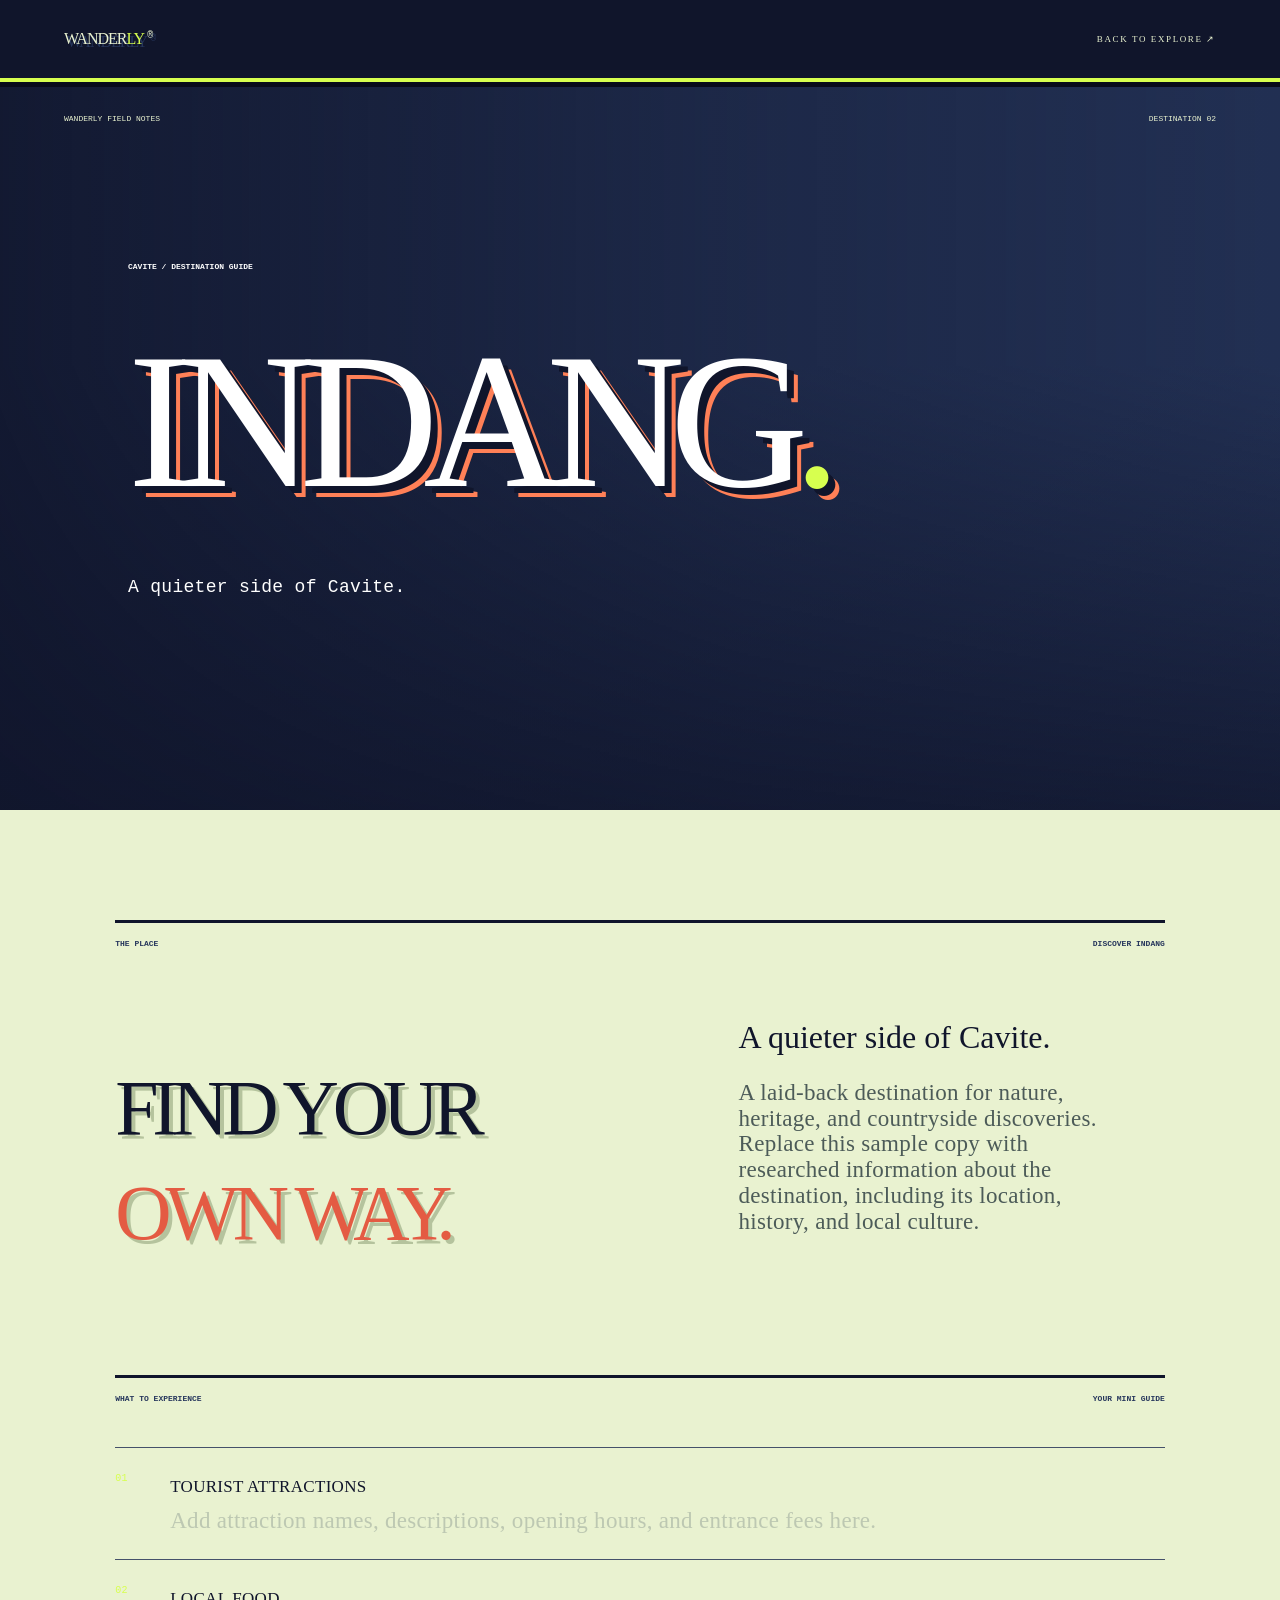
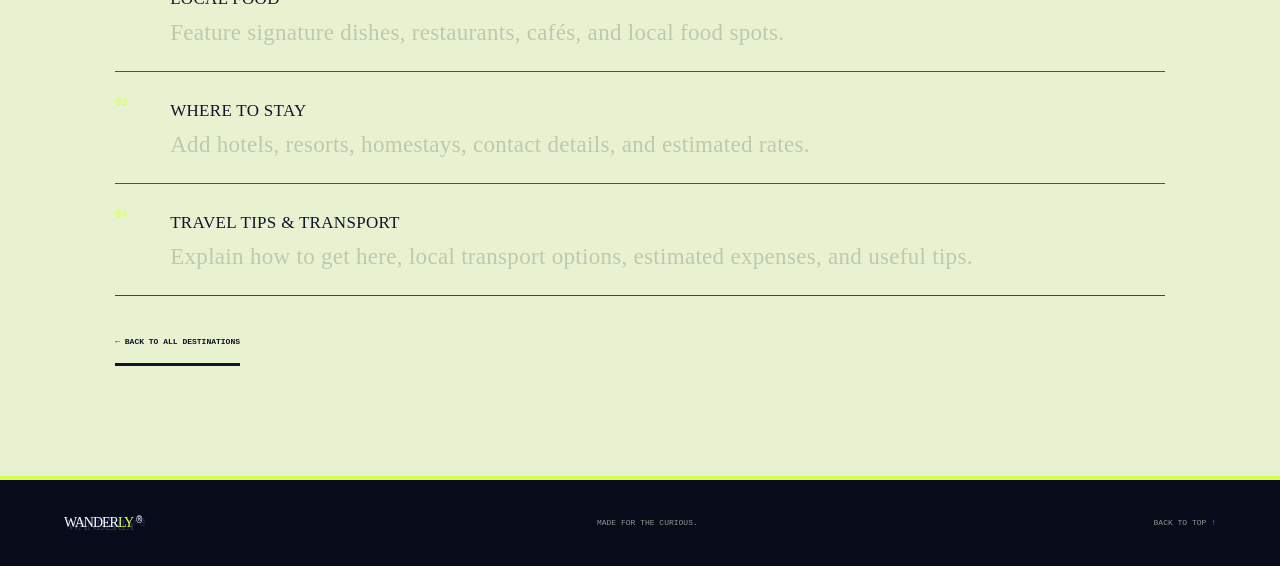
<file: destinations/indang.html>
<!DOCTYPE html><html lang="en"><head><meta charset="UTF-8"><meta name="viewport" content="width=device-width, initial-scale=1.0"><title>Indang — WANDERLY</title><link rel="preconnect" href="https://fonts.googleapis.com"><link href="https://fonts.googleapis.com/css2?family=DM+Sans:wght@400;600;700&family=Barlow+Condensed:wght@700;800;900&family=Space+Grotesk:wght@500;700&display=swap" rel="stylesheet"><link rel="stylesheet" href="../style.css"></head><body class="destination-page"><header class="nav"><a class="brand" href="../index.html">WANDER<span>LY</span><sup>®</sup></a><nav style="display:flex"><a href="../index.html#discover">BACK TO EXPLORE ↗</a></nav></header><section class="hero" style="height:90vh;min-height:650px"><div class="hero-bg" style="background-image:url('https://images.unsplash.com/photo-1441974231531-c6227db76b6e?auto=format&fit=crop&w=1800&q=90')"></div><div class="hero-shade"></div><div class="hero-content"><p class="eyebrow">CAVITE / DESTINATION GUIDE</p><h1 class="hero-title" style="font-size:clamp(90px,15vw,210px)">INDANG<span class="period">.</span></h1><p style="font-size:18px">A quieter side of Cavite.</p></div><div class="hero-top"><span>WANDERLY FIELD NOTES</span><span>DESTINATION 02</span></div></section><section class="section-pad"><div class="section-kicker"><span>THE PLACE</span><span>DISCOVER INDANG</span></div><div class="intro-grid"><h2 class="display">FIND YOUR<br><span>OWN WAY.</span></h2><div class="intro-copy"><p class="big-copy">A quieter side of Cavite.</p><p>A laid-back destination for nature, heritage, and countryside discoveries. Replace this sample copy with researched information about the destination, including its location, history, and local culture.</p></div></div></section><section class="gallery section-pad" style="padding-top:0"><div class="section-kicker"><span>WHAT TO EXPERIENCE</span><span>YOUR MINI GUIDE</span></div><div class="experience-list" style="margin-top:40px"><article><span>01</span><div><h3>TOURIST ATTRACTIONS</h3><p>Add attraction names, descriptions, opening hours, and entrance fees here.</p></div></article><article><span>02</span><div><h3>LOCAL FOOD</h3><p>Feature signature dishes, restaurants, cafés, and local food spots.</p></div></article><article><span>03</span><div><h3>WHERE TO STAY</h3><p>Add hotels, resorts, homestays, contact details, and estimated rates.</p></div></article><article><span>04</span><div><h3>TRAVEL TIPS & TRANSPORT</h3><p>Explain how to get here, local transport options, estimated expenses, and useful tips.</p></div></article></div><a class="text-link" href="../index.html#places">← BACK TO ALL DESTINATIONS</a></section><footer><a class="brand" href="../index.html">WANDER<span>LY</span><sup>®</sup></a><span>MADE FOR THE CURIOUS.</span><a href="#">BACK TO TOP ↑</a></footer></body></html>
</file>
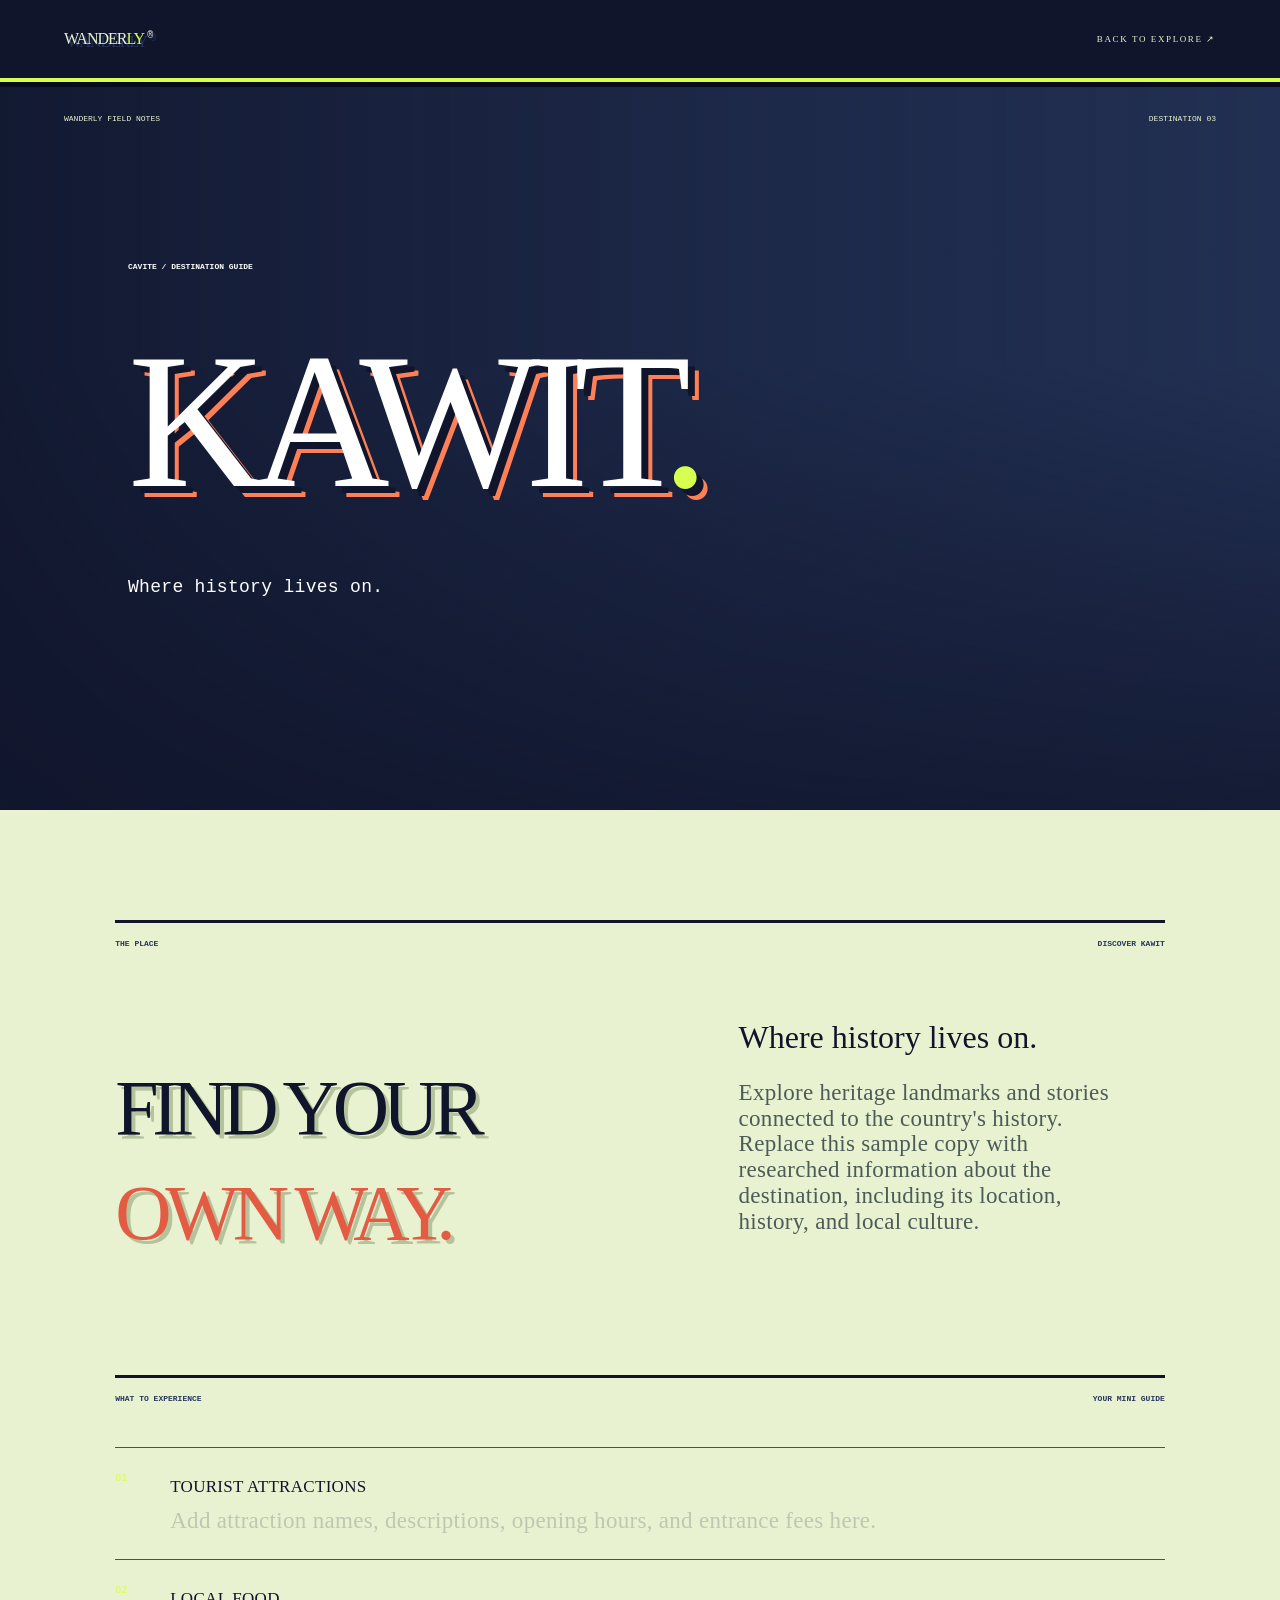
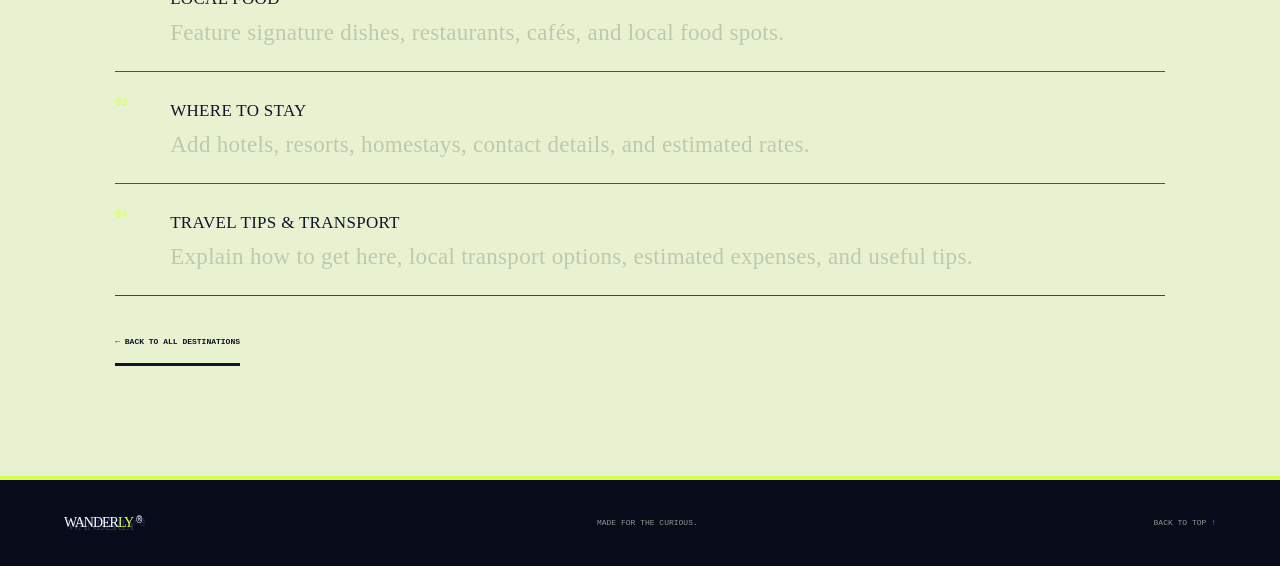
<file: destinations/kawit.html>
<!DOCTYPE html><html lang="en"><head><meta charset="UTF-8"><meta name="viewport" content="width=device-width, initial-scale=1.0"><title>Kawit — WANDERLY</title><link rel="preconnect" href="https://fonts.googleapis.com"><link href="https://fonts.googleapis.com/css2?family=DM+Sans:wght@400;600;700&family=Barlow+Condensed:wght@700;800;900&family=Space+Grotesk:wght@500;700&display=swap" rel="stylesheet"><link rel="stylesheet" href="../style.css"></head><body class="destination-page"><header class="nav"><a class="brand" href="../index.html">WANDER<span>LY</span><sup>®</sup></a><nav style="display:flex"><a href="../index.html#discover">BACK TO EXPLORE ↗</a></nav></header><section class="hero" style="height:90vh;min-height:650px"><div class="hero-bg" style="background-image:url('https://images.unsplash.com/photo-1518005020951-eccb494ad742?auto=format&fit=crop&w=1800&q=90')"></div><div class="hero-shade"></div><div class="hero-content"><p class="eyebrow">CAVITE / DESTINATION GUIDE</p><h1 class="hero-title" style="font-size:clamp(90px,15vw,210px)">KAWIT<span class="period">.</span></h1><p style="font-size:18px">Where history lives on.</p></div><div class="hero-top"><span>WANDERLY FIELD NOTES</span><span>DESTINATION 03</span></div></section><section class="section-pad"><div class="section-kicker"><span>THE PLACE</span><span>DISCOVER KAWIT</span></div><div class="intro-grid"><h2 class="display">FIND YOUR<br><span>OWN WAY.</span></h2><div class="intro-copy"><p class="big-copy">Where history lives on.</p><p>Explore heritage landmarks and stories connected to the country's history. Replace this sample copy with researched information about the destination, including its location, history, and local culture.</p></div></div></section><section class="gallery section-pad" style="padding-top:0"><div class="section-kicker"><span>WHAT TO EXPERIENCE</span><span>YOUR MINI GUIDE</span></div><div class="experience-list" style="margin-top:40px"><article><span>01</span><div><h3>TOURIST ATTRACTIONS</h3><p>Add attraction names, descriptions, opening hours, and entrance fees here.</p></div></article><article><span>02</span><div><h3>LOCAL FOOD</h3><p>Feature signature dishes, restaurants, cafés, and local food spots.</p></div></article><article><span>03</span><div><h3>WHERE TO STAY</h3><p>Add hotels, resorts, homestays, contact details, and estimated rates.</p></div></article><article><span>04</span><div><h3>TRAVEL TIPS & TRANSPORT</h3><p>Explain how to get here, local transport options, estimated expenses, and useful tips.</p></div></article></div><a class="text-link" href="../index.html#places">← BACK TO ALL DESTINATIONS</a></section><footer><a class="brand" href="../index.html">WANDER<span>LY</span><sup>®</sup></a><span>MADE FOR THE CURIOUS.</span><a href="#">BACK TO TOP ↑</a></footer></body></html>
</file>
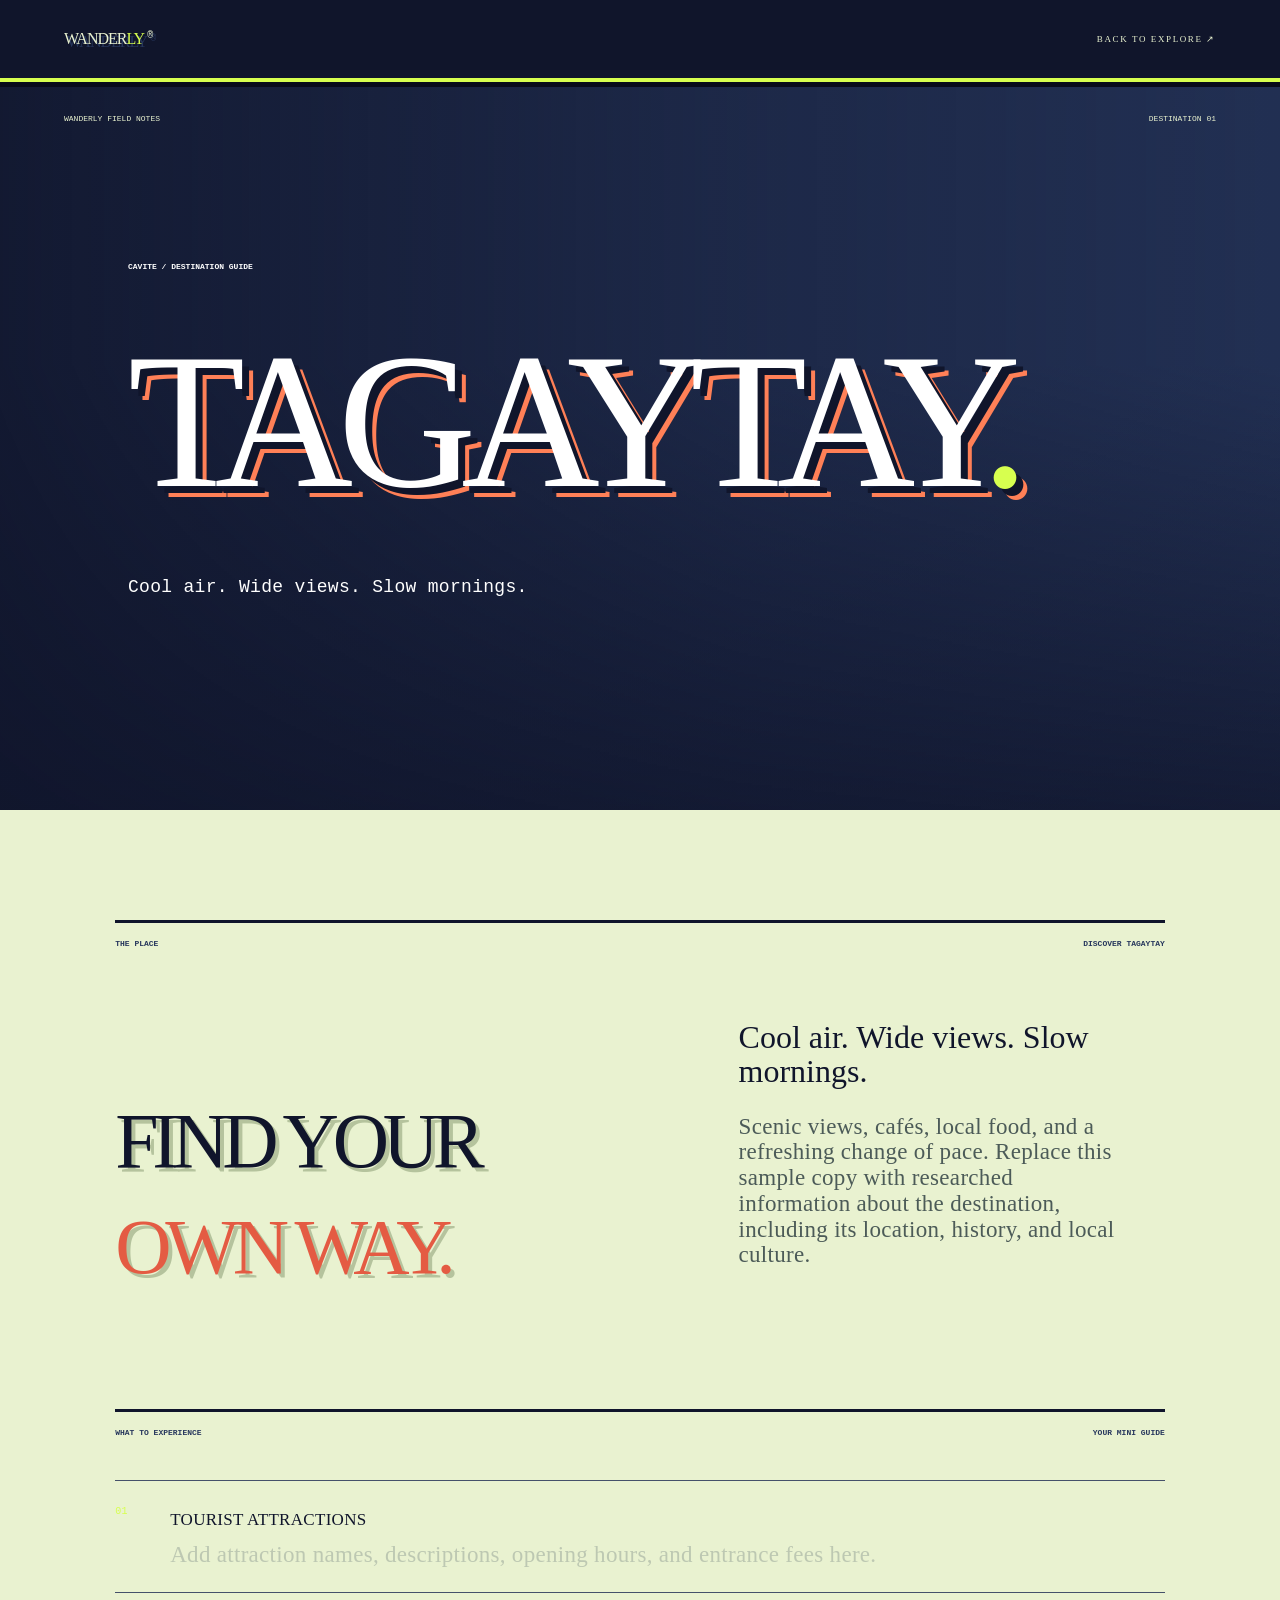
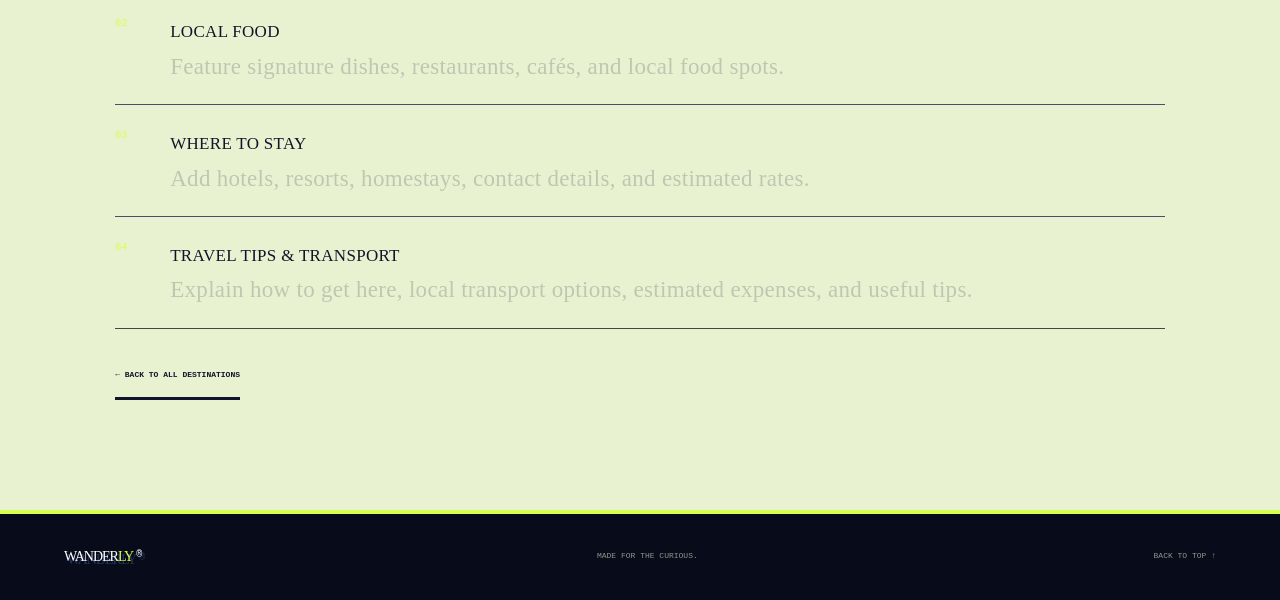
<file: destinations/tagaytay.html>
<!DOCTYPE html><html lang="en"><head><meta charset="UTF-8"><meta name="viewport" content="width=device-width, initial-scale=1.0"><title>Tagaytay — WANDERLY</title><link rel="preconnect" href="https://fonts.googleapis.com"><link href="https://fonts.googleapis.com/css2?family=DM+Sans:wght@400;600;700&family=Barlow+Condensed:wght@700;800;900&family=Space+Grotesk:wght@500;700&display=swap" rel="stylesheet"><link rel="stylesheet" href="../style.css"></head><body class="destination-page"><header class="nav"><a class="brand" href="../index.html">WANDER<span>LY</span><sup>®</sup></a><nav style="display:flex"><a href="../index.html#discover">BACK TO EXPLORE ↗</a></nav></header><section class="hero" style="height:90vh;min-height:650px"><div class="hero-bg" style="background-image:url('https://images.unsplash.com/photo-1500530855697-b586d89ba3ee?auto=format&fit=crop&w=1800&q=90')"></div><div class="hero-shade"></div><div class="hero-content"><p class="eyebrow">CAVITE / DESTINATION GUIDE</p><h1 class="hero-title" style="font-size:clamp(90px,15vw,210px)">TAGAYTAY<span class="period">.</span></h1><p style="font-size:18px">Cool air. Wide views. Slow mornings.</p></div><div class="hero-top"><span>WANDERLY FIELD NOTES</span><span>DESTINATION 01</span></div></section><section class="section-pad"><div class="section-kicker"><span>THE PLACE</span><span>DISCOVER TAGAYTAY</span></div><div class="intro-grid"><h2 class="display">FIND YOUR<br><span>OWN WAY.</span></h2><div class="intro-copy"><p class="big-copy">Cool air. Wide views. Slow mornings.</p><p>Scenic views, cafés, local food, and a refreshing change of pace. Replace this sample copy with researched information about the destination, including its location, history, and local culture.</p></div></div></section><section class="gallery section-pad" style="padding-top:0"><div class="section-kicker"><span>WHAT TO EXPERIENCE</span><span>YOUR MINI GUIDE</span></div><div class="experience-list" style="margin-top:40px"><article><span>01</span><div><h3>TOURIST ATTRACTIONS</h3><p>Add attraction names, descriptions, opening hours, and entrance fees here.</p></div></article><article><span>02</span><div><h3>LOCAL FOOD</h3><p>Feature signature dishes, restaurants, cafés, and local food spots.</p></div></article><article><span>03</span><div><h3>WHERE TO STAY</h3><p>Add hotels, resorts, homestays, contact details, and estimated rates.</p></div></article><article><span>04</span><div><h3>TRAVEL TIPS & TRANSPORT</h3><p>Explain how to get here, local transport options, estimated expenses, and useful tips.</p></div></article></div><a class="text-link" href="../index.html#places">← BACK TO ALL DESTINATIONS</a></section><footer><a class="brand" href="../index.html">WANDER<span>LY</span><sup>®</sup></a><span>MADE FOR THE CURIOUS.</span><a href="#">BACK TO TOP ↑</a></footer></body></html>
</file>
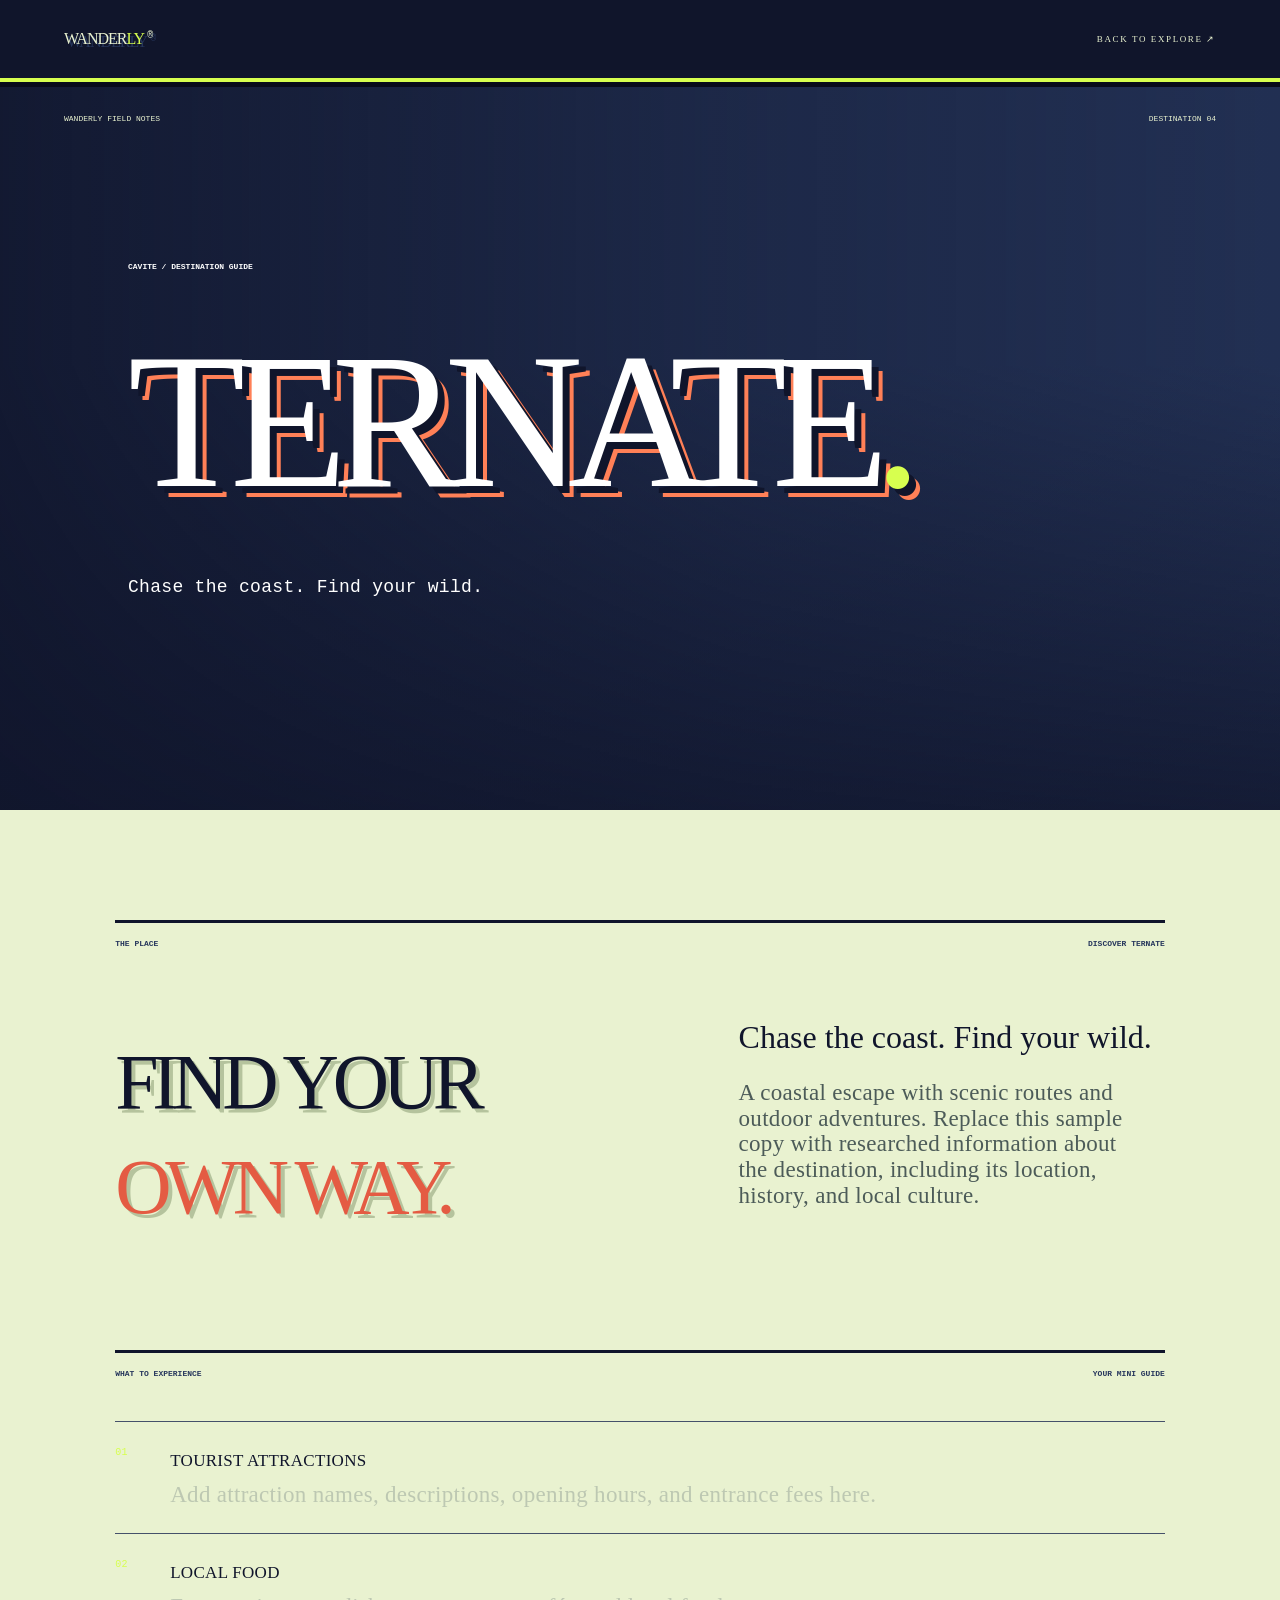
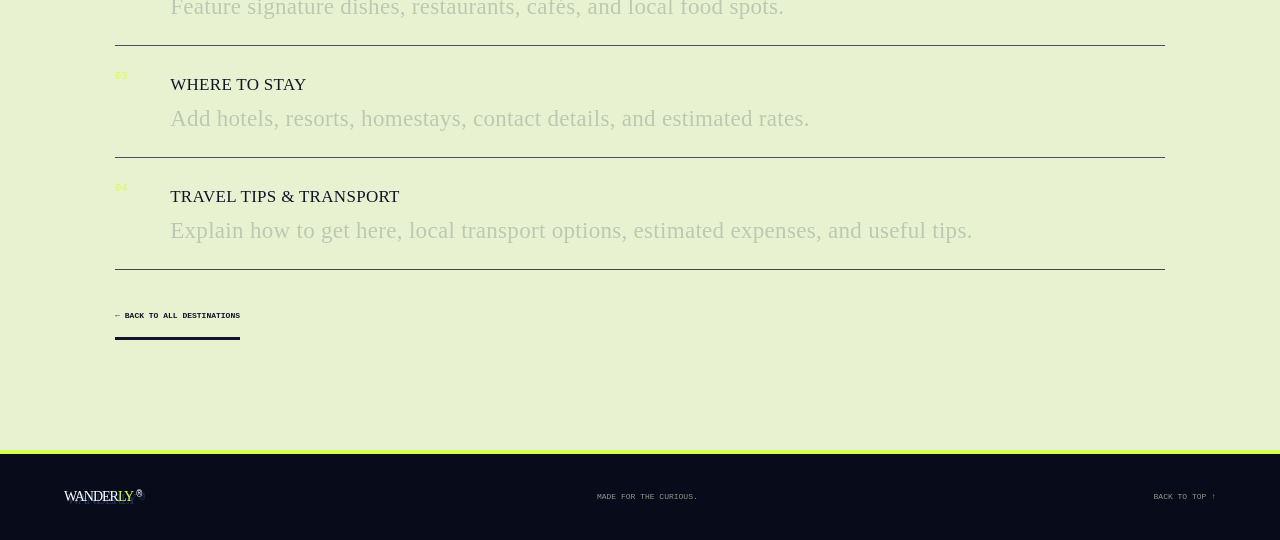
<file: destinations/ternate.html>
<!DOCTYPE html><html lang="en"><head><meta charset="UTF-8"><meta name="viewport" content="width=device-width, initial-scale=1.0"><title>Ternate — WANDERLY</title><link rel="preconnect" href="https://fonts.googleapis.com"><link href="https://fonts.googleapis.com/css2?family=DM+Sans:wght@400;600;700&family=Barlow+Condensed:wght@700;800;900&family=Space+Grotesk:wght@500;700&display=swap" rel="stylesheet"><link rel="stylesheet" href="../style.css"></head><body class="destination-page"><header class="nav"><a class="brand" href="../index.html">WANDER<span>LY</span><sup>®</sup></a><nav style="display:flex"><a href="../index.html#discover">BACK TO EXPLORE ↗</a></nav></header><section class="hero" style="height:90vh;min-height:650px"><div class="hero-bg" style="background-image:url('https://images.unsplash.com/photo-1500375592092-40eb2168fd21?auto=format&fit=crop&w=1800&q=90')"></div><div class="hero-shade"></div><div class="hero-content"><p class="eyebrow">CAVITE / DESTINATION GUIDE</p><h1 class="hero-title" style="font-size:clamp(90px,15vw,210px)">TERNATE<span class="period">.</span></h1><p style="font-size:18px">Chase the coast. Find your wild.</p></div><div class="hero-top"><span>WANDERLY FIELD NOTES</span><span>DESTINATION 04</span></div></section><section class="section-pad"><div class="section-kicker"><span>THE PLACE</span><span>DISCOVER TERNATE</span></div><div class="intro-grid"><h2 class="display">FIND YOUR<br><span>OWN WAY.</span></h2><div class="intro-copy"><p class="big-copy">Chase the coast. Find your wild.</p><p>A coastal escape with scenic routes and outdoor adventures. Replace this sample copy with researched information about the destination, including its location, history, and local culture.</p></div></div></section><section class="gallery section-pad" style="padding-top:0"><div class="section-kicker"><span>WHAT TO EXPERIENCE</span><span>YOUR MINI GUIDE</span></div><div class="experience-list" style="margin-top:40px"><article><span>01</span><div><h3>TOURIST ATTRACTIONS</h3><p>Add attraction names, descriptions, opening hours, and entrance fees here.</p></div></article><article><span>02</span><div><h3>LOCAL FOOD</h3><p>Feature signature dishes, restaurants, cafés, and local food spots.</p></div></article><article><span>03</span><div><h3>WHERE TO STAY</h3><p>Add hotels, resorts, homestays, contact details, and estimated rates.</p></div></article><article><span>04</span><div><h3>TRAVEL TIPS & TRANSPORT</h3><p>Explain how to get here, local transport options, estimated expenses, and useful tips.</p></div></article></div><a class="text-link" href="../index.html#places">← BACK TO ALL DESTINATIONS</a></section><footer><a class="brand" href="../index.html">WANDER<span>LY</span><sup>®</sup></a><span>MADE FOR THE CURIOUS.</span><a href="#">BACK TO TOP ↑</a></footer></body></html>
</file>
<file: style.css>
*{box-sizing:border-box} :root{--ink:#11120f;--paper:#e9e8df;--lime:#d7ff38;--orange:#ff633d;--muted:#85877d;--display:"Barlow Condensed",sans-serif;--body:"DM Sans",sans-serif;--wide:"Space Grotesk",sans-serif}html{scroll-behavior:smooth}body{margin:0;background:var(--paper);color:var(--ink);font-family:var(--body);overflow-x:hidden}a{color:inherit;text-decoration:none}img{display:block;width:100%;height:100%;object-fit:cover}button{font:inherit}.loader{position:fixed;inset:0;background:var(--ink);z-index:1000;display:flex;flex-direction:column;align-items:center;justify-content:center;color:var(--paper);transition:transform .9s cubic-bezier(.77,0,.18,1)}.loader.done{transform:translateY(-105%)}.loader-mark{font:900 100px var(--display);letter-spacing:-8px}.loader-mark span{color:var(--lime)}.loader small{font-size:9px;letter-spacing:4px;margin-top:16px}.loader-line{width:150px;height:2px;background:#34362f;margin-top:20px;overflow:hidden}.loader-line i{display:block;height:100%;width:0;background:var(--lime);animation:loadline 1.4s ease forwards}@keyframes loadline{to{width:100%}}.progress{position:fixed;top:0;left:0;width:0;height:3px;background:var(--lime);z-index:200}.nav{position:absolute;z-index:50;top:0;left:0;width:100%;height:88px;padding:0 5vw;display:flex;align-items:center;justify-content:space-between;color:white;border-bottom:1px solid #ffffff30}.brand{font:900 28px var(--wide);letter-spacing:-2px}.brand span{color:var(--lime)}.brand sup{font:10px var(--body);vertical-align:top;margin-left:3px}.nav nav{display:flex;align-items:center;gap:42px;font-size:10px;letter-spacing:1.6px;font-weight:700}.nav nav a{transition:color .25s}.nav nav a:hover{color:var(--lime)}.nav-cta{background:var(--lime);color:var(--ink)!important;padding:15px 20px}.nav-cta b{margin-left:15px}.menu-toggle{display:none;background:none;border:0}.hero{height:min(900px,100vh);min-height:680px;position:relative;background:#222;color:white;overflow:hidden}.hero-bg{position:absolute;inset:0;background:url("https://images.unsplash.com/photo-1518509562904-e7ef99cdcc86?auto=format&fit=crop&w=2200&q=90") center 48%/cover;animation:heroZoom 12s ease-out both}.hero-shade{position:absolute;inset:0;background:linear-gradient(90deg,#090b09c9,#090b0950 58%,#090b0920),linear-gradient(0deg,#090b0990,transparent 50%)}@keyframes heroZoom{from{transform:scale(1.18)}to{transform:scale(1)}}.hero-top{position:absolute;top:112px;left:5vw;right:5vw;display:flex;justify-content:space-between;font-size:9px;letter-spacing:2px;color:#ffffffb8}.hero-top b{color:var(--lime);font-size:16px;margin-left:8px}.hero-content{position:absolute;left:10vw;right:8vw;top:50%;transform:translateY(-42%);max-width:1200px}.eyebrow{font-size:10px;font-weight:700;letter-spacing:3px}.hero-title{font:900 clamp(90px,13.5vw,205px)/.76 var(--display);letter-spacing:-.035em;margin:30px 0 40px;text-transform:uppercase}.hero-title>span:first-child{color:var(--lime)}.hero-title em{font-style:normal;-webkit-text-stroke:2px white;color:transparent}.period{color:var(--orange)}.hero-bottom{display:flex;align-items:center;gap:35px}.hero-bottom p{font-size:13px;line-height:1.7;color:#ddd}.round-link{width:58px;height:58px;border:1px solid #ffffff80;border-radius:50%;display:grid;place-items:center;font-size:24px;transition:.3s}.round-link:hover{background:var(--lime);color:var(--ink);border-color:var(--lime);transform:rotate(45deg)}.hero-index{margin-left:auto;font-size:10px;letter-spacing:2px;color:#aaa}.hero-index b{color:var(--lime)}.hero-vertical{position:absolute;right:3vw;top:48%;writing-mode:vertical-rl;font-size:9px;letter-spacing:4px;color:#ffffffa0}.ticker{background:var(--lime);overflow:hidden;padding:17px 0;white-space:nowrap}.ticker-track{display:flex;width:max-content;animation:ticker 28s linear infinite}.ticker-track span{font:800 18px var(--wide);letter-spacing:1px;padding-right:20px}@keyframes ticker{to{transform:translateX(-50%)}}.section-pad{padding:130px 10vw}.section-kicker{display:flex;justify-content:space-between;border-top:1px solid #aaa99f;padding-top:15px;font-size:9px;letter-spacing:2px;font-weight:700;color:#65675f}.intro-grid{display:grid;grid-template-columns:1.1fr .9fr;gap:8vw;align-items:end;margin-top:70px}.display{font:900 clamp(70px,9vw,140px)/.82 var(--display);letter-spacing:-.025em;margin:0;text-transform:uppercase}.display span{color:var(--orange)}.intro-copy{max-width:470px;padding-bottom:8px}.big-copy{font:500 clamp(21px,2.3vw,31px)/1.25 var(--wide);letter-spacing:-1px;margin:0 0 25px}.intro-copy>p:not(.big-copy){font-size:13px;line-height:1.9;color:#686a62;max-width:390px}.text-link{display:inline-flex;gap:30px;align-items:center;border-bottom:1px solid;padding:14px 0;font-size:10px;font-weight:800;letter-spacing:1.5px;margin-top:25px}.text-link b{font-size:17px;transition:transform .25s}.text-link:hover b{transform:translate(5px,-5px)}.map-section{background:#10120f;color:white;padding:100px 8vw 50px;overflow:hidden}.map-head{display:flex;justify-content:space-between;align-items:end}.map-head .display{font-size:clamp(70px,9vw,125px)}.map-head .display span{color:var(--lime)}.map-head>p{font-size:13px;line-height:1.8;color:#a9ada0;margin-bottom:8px}.map-stage{height:570px;position:relative;margin:45px auto 0;max-width:1200px;overflow:hidden;background:#1c241c;border:1px solid #394036}.map-image{position:absolute;inset:0;transform:scale(1);transition:transform 1.6s cubic-bezier(.2,.8,.2,1);background:radial-gradient(ellipse at 49% 46%,#344737,#18221c 70%)}.island{position:absolute;background:linear-gradient(140deg,#a1b18c,#506b52 65%,#344c3d);filter:drop-shadow(0 10px 8px #0008);border:1px solid #d0dfb455}.island-luzon{width:17%;height:53%;left:43%;top:7%;border-radius:55% 40% 60% 35%;transform:rotate(18deg);clip-path:polygon(40% 0,70% 10%,100% 30%,77% 50%,86% 75%,60% 100%,40% 82%,12% 75%,0 43%,20% 20%)}.island-visayas{width:19%;height:14%;left:39%;top:58%;border-radius:40%;transform:rotate(-8deg);clip-path:polygon(4% 35%,22% 0,45% 27%,60% 0,80% 22%,100% 45%,78% 85%,50% 70%,27% 100%)}.island-mindanao{width:17%;height:28%;left:48%;top:69%;border-radius:45%;transform:rotate(-20deg);clip-path:polygon(35% 0,70% 8%,100% 35%,80% 70%,50% 100%,20% 75%,0 40%)}.map-blur{position:absolute;inset:0;backdrop-filter:blur(2px);background:radial-gradient(ellipse at 48% 31%,transparent 0 12%,#0b100bb0 48%,#0b100be8 100%)}.focus-ring{position:absolute;left:47%;top:31%;width:90px;height:90px;border:1px solid var(--lime);border-radius:50%;box-shadow:0 0 50px #d7ff3860;transform:translate(-50%,-50%)}.cavite-pin{position:absolute;left:47%;top:31%;transform:translate(-50%,-50%);border:1px solid var(--lime);background:var(--lime);color:#111;padding:12px 17px;font-size:11px;font-weight:900;letter-spacing:1px;cursor:pointer;box-shadow:0 0 30px #d7ff3870;transition:.3s}.cavite-pin small{display:block;font-size:8px;margin-top:4px}.cavite-pin:hover{transform:translate(-50%,-50%) scale(1.1)}.pin-pulse{position:absolute;inset:-10px;border:1px solid var(--lime);animation:pulse 2s infinite}@keyframes pulse{to{transform:scale(1.7);opacity:0}}.map-label{position:absolute;left:8%;top:18%;font:800 22px var(--wide);letter-spacing:5px;color:#ffffff80}.map-label small{display:block;font:9px var(--body);letter-spacing:3px;margin-top:8px}.map-caption{position:absolute;bottom:22px;left:25px;font-size:9px;letter-spacing:2px;color:#a9b69c}.map-instruction{position:absolute;right:25px;bottom:22px;font-size:9px;letter-spacing:2px}.pulse-dot{display:inline-block;width:7px;height:7px;background:var(--lime);border-radius:50%;margin-right:8px;box-shadow:0 0 12px var(--lime)}.map-note{display:flex;justify-content:space-between;padding-top:18px;color:#777f70;font-size:9px;letter-spacing:2px}.map-stage.zoomed .map-image{transform:scale(2.35) translate(-9%,14%)}.map-stage.zoomed .map-blur{backdrop-filter:blur(0);background:radial-gradient(ellipse at 48% 31%,transparent 0 28%,#0b100b45 80%)}.map-stage.zoomed .cavite-pin{transform:translate(-50%,-50%) scale(.72)}.destination-heading{display:flex;align-items:end;justify-content:space-between;margin:65px 0 55px}.destination-heading .display{font-size:clamp(70px,8vw,120px)}.destination-heading p{max-width:260px;font-size:13px;line-height:1.8;color:#777;margin:0 3vw 5px}.destination-grid{display:grid;grid-template-columns:1.15fr 1fr 1fr;grid-template-rows:300px 300px;gap:15px}.destination-card{position:relative;overflow:hidden;background:#333;color:white;min-height:260px}.destination-card.tall{grid-row:span 2}.destination-card img{transition:transform 1s cubic-bezier(.2,.7,.2,1),filter .6s;filter:saturate(.75)}.destination-card:hover img{transform:scale(1.1);filter:saturate(1.15)}.card-overlay{position:absolute;inset:0;background:linear-gradient(0deg,#080a08d9,transparent 70%)}.card-number{position:absolute;top:22px;left:22px;font-size:9px;letter-spacing:2px}.card-info{position:absolute;left:25px;right:20px;bottom:25px}.card-info small{font-size:8px;letter-spacing:2px;color:var(--lime)}.card-info h3{font:900 clamp(38px,4vw,64px)/.9 var(--display);margin:9px 0}.card-info b{font-size:9px;letter-spacing:2px}.all-destinations{text-align:right;margin:25px 0}.place-chips{display:flex;flex-wrap:wrap;gap:8px}.place-chips a{border:1px solid #c2c1b7;padding:11px 17px;border-radius:30px;font-size:11px;transition:.25s}.place-chips a:hover{background:var(--ink);color:white;border-color:var(--ink)}.story-section{display:grid;grid-template-columns:1fr 1fr;min-height:740px;background:var(--lime)}.story-image{min-height:650px;overflow:hidden}.story-image img{transition:transform 1.5s}.story-section:hover .story-image img{transform:scale(1.04)}.story-content{position:relative;padding:110px 8vw 90px 7vw}.story-content .display{font-size:clamp(75px,9vw,135px);margin:45px 0 30px}.story-content .display i{font-style:normal;color:transparent;-webkit-text-stroke:2px var(--ink)}.story-content>p{font-size:13px;line-height:1.9;max-width:350px}.dark-button,.light-button{display:inline-flex;gap:35px;padding:18px 23px;background:var(--ink);color:white;font-size:9px;font-weight:800;letter-spacing:1.5px;margin-top:20px}.dark-button b,.light-button b{font-size:16px}.story-stamp{position:absolute;right:35px;bottom:35px;border:1px solid #1116;padding:14px;font-size:9px;line-height:1.7;letter-spacing:2px}.experiences{background:#151713;color:white}.experiences .section-kicker{border-color:#45483e;color:#a3a69a}.experience-grid{display:grid;grid-template-columns:1fr 1fr;gap:10vw;margin-top:75px}.experience-grid .display{font-size:clamp(70px,8vw,120px)}.experience-grid .display span{color:var(--lime)}.experience-intro{color:#a2a59a;font-size:13px;line-height:1.8;max-width:320px;margin-top:40px}.experience-list article{display:grid;grid-template-columns:40px 1fr 20px;gap:15px;padding:25px 0;border-top:1px solid #45483e;align-items:start}.experience-list article:last-child{border-bottom:1px solid #45483e}.experience-list article>span{color:var(--lime);font-size:10px}.experience-list h3,.guide-items h3{font:700 22px var(--wide);margin:0 0 8px}.experience-list p,.guide-items p{font-size:12px;color:#a2a59a;line-height:1.7;margin:0}.experience-list article>b{color:var(--lime)}.gallery-title{display:flex;justify-content:space-between;align-items:end;margin:65px 0 45px}.gallery-title .display{font-size:clamp(70px,8vw,120px)}.gallery-title .display span{color:var(--orange)}.gallery-title p{font-size:12px;line-height:1.8;color:#777}.gallery-grid{display:grid;grid-template-columns:1.4fr 1fr 1fr;gap:15px;align-items:start}.gallery-grid figure{margin:0;overflow:hidden}.gallery-grid figure:nth-child(2){margin-top:80px}.gallery-grid figure:nth-child(3){margin-top:25px}.gallery-grid img{height:340px;transition:transform .8s}.gallery-grid figure:hover img{transform:scale(1.05)}.gallery-grid figcaption{font-size:9px;letter-spacing:2px;margin-top:12px}.local-section{background:#d8d7cc}.local-grid{display:grid;grid-template-columns:repeat(3,1fr);gap:15px;margin-top:60px}.local-card{height:500px;position:relative;overflow:hidden;color:white}.local-card img{transition:transform 1s;filter:brightness(.68)}.local-card:hover img{transform:scale(1.1)}.local-card>div{position:absolute;inset:auto 25px 28px}.local-card small{font-size:9px;letter-spacing:2px}.local-card h3{font:900 clamp(40px,5vw,70px)/.85 var(--display);margin:15px 0 25px}.local-card h3 span{color:var(--lime)}.local-card b{font-size:9px;letter-spacing:1px}.guide-section{background:var(--paper)}.guide-grid{display:grid;grid-template-columns:.8fr 1.2fr;gap:10vw;margin-top:70px}.guide-grid .display{font-size:clamp(75px,9vw,130px)}.guide-grid .display span{color:var(--orange)}.guide-grid>div:first-child>p{max-width:300px;color:#777;font-size:13px;line-height:1.8;margin-top:30px}.guide-items article{display:grid;grid-template-columns:40px 1fr;gap:15px;padding:23px 0;border-top:1px solid #b9b8ae}.guide-items article:last-child{border-bottom:1px solid #b9b8ae}.guide-items article>span{color:var(--orange);font-size:10px}.guide-items h3{font-size:20px}.guide-items p{color:#777}.contact-section{min-height:650px;background:#121510;color:white;position:relative;overflow:hidden}.contact-bg{position:absolute;inset:0;background:linear-gradient(90deg,#10130feF,#10130f9c),url("https://images.unsplash.com/photo-1470770841072-f978cf4d019e?auto=format&fit=crop&w=1800&q=85") center/cover;opacity:.85}.contact-inner{position:relative;padding:110px 10vw 45px}.contact-inner .display{font-size:clamp(90px,13vw,185px);margin:45px 0 25px}.contact-inner .display i{font-style:normal;color:var(--lime)}.contact-inner>p{max-width:350px;color:#b5b9ac;font-size:13px;line-height:1.8}.light-button{background:var(--lime);color:var(--ink)}.contact-meta{display:flex;justify-content:space-between;border-top:1px solid #ffffff40;margin-top:110px;padding-top:20px;font-size:8px;letter-spacing:1.5px;color:#aaa}footer{height:90px;background:#0d0f0c;color:white;padding:0 5vw;display:flex;align-items:center;justify-content:space-between}footer>span,footer>a:last-child{font-size:9px;letter-spacing:2px;color:#92958b}.reveal{opacity:0;transform:translateY(45px);transition:opacity .9s,transform .9s cubic-bezier(.2,.8,.2,1)}.reveal.visible{opacity:1;transform:translateY(0)}.destination-card.reveal:nth-child(2){transition-delay:.1s}.destination-card.reveal:nth-child(3){transition-delay:.2s}.destination-card.reveal:nth-child(4){transition-delay:.3s}
@media(max-width:800px){.nav{height:70px;padding:0 6vw}.nav nav{display:none;position:absolute;top:70px;left:0;right:0;background:#111;padding:25px;flex-direction:column;gap:25px;align-items:stretch}.nav nav.open{display:flex}.menu-toggle{display:flex;flex-direction:column;gap:6px}.menu-toggle i{width:25px;height:2px;background:white}.hero{min-height:700px}.hero-top{top:90px;font-size:7px}.hero-content{left:7vw;right:7vw;top:48%}.hero-title{font-size:clamp(76px,17vw,135px)}.hero-vertical{display:none}.hero-bottom{gap:15px}.hero-bottom p{font-size:11px}.round-link{width:48px;height:48px}.section-pad{padding:85px 7vw}.intro-grid,.experience-grid,.guide-grid{grid-template-columns:1fr;gap:45px}.intro-grid{margin-top:45px}.display{font-size:clamp(65px,15vw,105px)}.map-section{padding:80px 5vw 35px}.map-head{align-items:start;gap:20px;flex-direction:column}.map-stage{height:420px}.map-label{font-size:14px;left:5%;top:10%}.focus-ring{width:65px;height:65px}.map-note{font-size:7px}.destination-heading,.gallery-title{display:block}.destination-heading p,.gallery-title p{margin-top:25px}.destination-grid{grid-template-columns:1fr 1fr;grid-template-rows:280px 230px}.destination-card.tall{grid-row:span 2}.card-info{left:15px;bottom:18px}.card-info h3{font-size:38px}.card-number{left:15px;top:15px}.story-section{grid-template-columns:1fr}.story-image{min-height:350px;height:45vh}.story-content{padding:75px 7vw}.story-content .display{font-size:clamp(70px,15vw,110px)}.gallery-grid{grid-template-columns:1fr 1fr}.gallery-wide{grid-column:span 2}.gallery-grid figure:nth-child(2),.gallery-grid figure:nth-child(3){margin-top:0}.gallery-grid img{height:250px}.local-grid{grid-template-columns:1fr}.local-card{height:380px}.contact-inner{padding:85px 7vw 35px}.contact-inner .display{font-size:clamp(75px,16vw,125px)}.contact-meta{flex-wrap:wrap;gap:15px;margin-top:75px}footer{padding:0 6vw}footer>span{display:none}}
@media(max-width:480px){.hero-title{font-size:20vw}.hero-top span:last-child{display:none}.hero-bottom{flex-wrap:wrap}.hero-index{display:none}.map-stage{height:340px}.destination-grid{grid-template-columns:1fr;grid-template-rows:340px 260px 260px 260px}.destination-card.tall{grid-row:auto}.gallery-grid{grid-template-columns:1fr}.gallery-wide{grid-column:auto}.gallery-grid img{height:280px}.contact-meta{font-size:7px}}
@media(prefers-reduced-motion:reduce){*,*::before,*::after{animation-duration:.01ms!important;animation-iteration-count:1!important;scroll-behavior:auto!important;transition-duration:.01ms!important}}


/* =========================================================
   WANDERLY 16-BIT ARCADE MODE — RETRO GAME OVERRIDE
   ========================================================= */
@import url('https://fonts.googleapis.com/css2?family=Press+Start+2P&family=VT323&display=swap');
:root{--ink:#10152b;--paper:#e9f2d0;--lime:#d7ff4f;--orange:#ff8057;--muted:#9da9b7;--display:"Press Start 2P",monospace;--body:"VT323",monospace;--wide:"VT323",monospace}
html{scroll-behavior:smooth;scrollbar-color:#d7ff4f #10152b}
body{background:#e9f2d0;color:#10152b;font-family:var(--body);font-size:21px;letter-spacing:.3px;cursor:crosshair}
*{border-radius:0!important}
img{image-rendering:pixelated;filter:saturate(.85) contrast(1.08)}
a,button{cursor:pointer}
.loader{background:#10152b;color:#e9f2d0}
.loader-mark{font:40px "Press Start 2P";letter-spacing:-3px;text-shadow:4px 4px #ff8057}
.loader-mark span{color:#d7ff4f}
.loader small,.eyebrow,.hero-top,.hero-vertical,.section-kicker,.map-note,.map-instruction,.card-number,.card-info small,.card-info b,.text-link,.local-card small,.local-card b,.contact-meta,footer>span,footer>a:last-child{font-family:"Press Start 2P",monospace;font-size:8px;line-height:1.8;letter-spacing:0}
.loader-line{height:8px;border:2px solid #e9f2d0;background:#10152b}
.loader-line i{background:#d7ff4f}
.progress{height:6px;background:#ff8057;box-shadow:0 2px #10152b}
.nav{height:82px;background:#10152b;border-bottom:4px solid #d7ff4f;color:#e9f2d0;box-shadow:0 5px 0 #080b19}
.brand{font:16px "Press Start 2P";letter-spacing:-1px;text-shadow:3px 3px #26365c}
.brand span{color:#d7ff4f}
.nav nav{font:9px "Press Start 2P";gap:24px}
.nav nav a:hover{color:#ff8057}
.nav-cta{background:#d7ff4f;color:#10152b!important;border:3px solid #10152b;box-shadow:4px 4px 0 #ff8057;padding:12px 14px}
.menu-toggle i{background:#d7ff4f}
.hero{min-height:700px;background:#26365c}
.hero-bg{filter:sepia(.12) saturate(.8) contrast(1.12);image-rendering:pixelated;animation:heroZoom 14s steps(12,end) both}
.hero-shade{background:linear-gradient(90deg,#10152bdc,#10152b66 58%,#10152b30),linear-gradient(0deg,#10152bbd,transparent 55%)}
.hero-top{color:#e9f2d0}
.hero-content{max-width:1300px}
.hero-title{font:clamp(38px,8.8vw,112px)/1.25 "Press Start 2P";letter-spacing:-.08em;text-shadow:7px 7px 0 #10152b,11px 11px 0 #ff8057;margin:28px 0 35px}
.hero-title>span:first-child{color:#d7ff4f}
.hero-title em{-webkit-text-stroke:2px #e9f2d0}
.period{color:#ff8057}
.hero-bottom p{font:25px/1.05 "VT323";color:#e9f2d0}
.round-link{border:3px solid #d7ff4f;background:#10152b;color:#d7ff4f;box-shadow:5px 5px 0 #ff8057;font-size:27px}
.round-link:hover{background:#d7ff4f;color:#10152b;border-color:#10152b;transform:translate(3px,3px);box-shadow:2px 2px 0 #ff8057}
.hero-index{font:10px "Press Start 2P";color:#e9f2d0}
.ticker{background:#ff8057;border-top:4px solid #10152b;border-bottom:4px solid #10152b;padding:12px 0}
.ticker-track{animation:ticker 22s steps(40,end) infinite}
.ticker-track span{font:17px "Press Start 2P";letter-spacing:0}
.section-pad{padding:110px 9vw}
.section-kicker{border-top:3px solid #10152b;color:#26365c;padding-top:14px}
.display{font:clamp(34px,6.2vw,78px)/1.35 "Press Start 2P";letter-spacing:-.08em;text-shadow:4px 4px 0 #b5c39d}
.display span{color:#e45b43}
.big-copy{font:32px/1.05 "VT323";letter-spacing:0}
.intro-copy>p:not(.big-copy),.destination-heading p,.story-content>p,.experience-intro,.experience-list p,.gallery-title p,.guide-grid>div:first-child>p,.guide-items p{font:23px/1.12 "VT323";color:#4c5b58}
.text-link{border-bottom:3px solid #10152b;padding:14px 0;font-size:8px}
.text-link b{font:20px "VT323"}
.map-section{background:#10152b;color:#e9f2d0;border-top:6px solid #d7ff4f;border-bottom:6px solid #d7ff4f}
.map-head .display{color:#e9f2d0;text-shadow:5px 5px #26365c}
.map-head .display span{color:#d7ff4f}
.map-head>p{font:24px/1.1 "VT323";color:#b9c8a7}
.map-stage{border:4px solid #d7ff4f;box-shadow:9px 9px 0 #ff8057;background-color:#26365c;background-image:linear-gradient(#ffffff0b 1px,transparent 1px),linear-gradient(90deg,#ffffff0b 1px,transparent 1px);background-size:24px 24px}
.map-image{background:radial-gradient(ellipse at 49% 46%,#52735a,#26365c 70%)}
.island{background:linear-gradient(140deg,#d7ff4f,#6caa68 65%,#365b55);border:2px solid #e9f2d0;filter:drop-shadow(5px 5px 0 #10152b)}
.map-blur{background:radial-gradient(ellipse at 48% 31%,transparent 0 12%,#10152b9c 48%,#10152be8 100%)}
.focus-ring{border:3px dashed #ff8057;box-shadow:0 0 0 5px #10152b,0 0 0 8px #d7ff4f}
.cavite-pin{background:#d7ff4f;border:3px solid #10152b;box-shadow:5px 5px 0 #ff8057;font:10px "Press Start 2P";padding:12px}
.cavite-pin small{font:9px "VT323"}
.pin-pulse{border:3px solid #ff8057}
.map-label{font:13px "Press Start 2P";color:#e9f2d0;text-shadow:3px 3px #10152b}
.map-label small{font:15px "VT323"}
.map-caption,.map-instruction{font:9px "Press Start 2P";color:#e9f2d0}
.map-note{color:#9da9b7}
.destination-heading .display{font-size:clamp(32px,5.7vw,72px)}
.destination-card{border:4px solid #10152b;box-shadow:6px 6px 0 #9da98a}
.destination-card img{filter:saturate(.7) contrast(1.2)}
.destination-card:hover{transform:translate(-3px,-3px);box-shadow:10px 10px 0 #e45b43}
.destination-card img{transition:transform .5s steps(6,end),filter .4s}
.card-overlay{background:linear-gradient(0deg,#10152beF,transparent 78%)}
.card-number{font-size:7px;color:#d7ff4f}
.card-info small{color:#d7ff4f}
.card-info h3{font:clamp(24px,3.2vw,44px)/1.1 "Press Start 2P";letter-spacing:-.08em;text-shadow:4px 4px #10152b}
.card-info b{color:#e9f2d0}
.place-chips a{border:2px solid #10152b;background:#dce8c4;box-shadow:3px 3px 0 #10152b;font:17px "VT323";padding:8px 14px}
.place-chips a:hover{background:#d7ff4f;color:#10152b;transform:translate(2px,2px);box-shadow:1px 1px 0 #10152b}
.story-section{background:#d7ff4f;border-top:5px solid #10152b;border-bottom:5px solid #10152b}
.story-image{border-right:5px solid #10152b}
.story-content .display{font-size:clamp(32px,5.5vw,70px)}
.story-content .display i{-webkit-text-stroke:2px #10152b}
.story-content>p{color:#26365c}
.dark-button,.light-button{border:3px solid #10152b;box-shadow:5px 5px 0 #ff8057;font:9px "Press Start 2P";padding:16px}
.dark-button:hover,.light-button:hover{transform:translate(3px,3px);box-shadow:2px 2px 0 #ff8057}
.story-stamp{border:2px solid #10152b;font:10px "Press Start 2P";line-height:1.8}
.experiences{background:#10152b;border-top:5px solid #d7ff4f;color:#e9f2d0}
.experiences .section-kicker{border-color:#68735f;color:#d7ff4f}
.experience-grid .display{font-size:clamp(31px,5.2vw,68px);text-shadow:4px 4px #26365c}
.experience-grid .display span{color:#d7ff4f}
.experience-intro{color:#bdc8b2}
.experience-list article{border-color:#45516a}
.experience-list h3,.guide-items h3{font:17px "Press Start 2P";line-height:1.6}
.experience-list p{color:#bdc8b2}
.experience-list article>b,.experience-list article>span{color:#d7ff4f}
.gallery-title .display{font-size:clamp(32px,5.7vw,72px)}
.gallery-grid figure{border:4px solid #10152b;box-shadow:6px 6px 0 #a9b69b}
.gallery-grid img{transition:transform .5s steps(6,end);filter:saturate(.75) contrast(1.1)}
.gallery-grid figcaption{font:8px "Press Start 2P";line-height:1.8}
.local-section{background:#cbd8b5;border-top:5px solid #10152b}
.local-card{border:4px solid #10152b;box-shadow:7px 7px 0 #ff8057}
.local-card img{filter:brightness(.62) saturate(.7)}
.local-card h3{font:clamp(23px,3.2vw,40px)/1.35 "Press Start 2P";letter-spacing:-.08em;text-shadow:4px 4px #10152b}
.local-card small,.local-card b{font-size:7px}
.guide-section{background:#e9f2d0}
.guide-grid .display{font-size:clamp(32px,5.5vw,72px)}
.guide-items article{border-color:#9ba88e}
.guide-items h3{font-size:15px}
.guide-items article>span{color:#e45b43;font:12px "Press Start 2P"}
.contact-section{border-top:6px solid #d7ff4f}
.contact-bg{background-image:linear-gradient(90deg,#10152bf2,#10152b9c),url("https://images.unsplash.com/photo-1470770841072-f978cf4d019e?auto=format&fit=crop&w=1800&q=85");filter:saturate(.65)}
.contact-inner .display{font-size:clamp(35px,7vw,90px);line-height:1.4;text-shadow:6px 6px #26365c}
.contact-inner .display i{color:#d7ff4f}
.contact-inner>p{font:25px/1.1 "VT323";color:#c8d2bd}
.light-button{background:#d7ff4f;color:#10152b}
.contact-meta{border-color:#68735f;color:#bdc8b2}
footer{background:#080b19;border-top:4px solid #d7ff4f}
footer .brand{font-size:14px}
.reveal{transform:translateY(28px);transition:opacity .35s steps(5,end),transform .45s steps(5,end)}
.reveal.visible{opacity:1;transform:translateY(0)}
@media(max-width:800px){.nav{height:70px}.nav nav{background:#10152b;border-bottom:4px solid #d7ff4f}.nav nav.open{display:flex}.brand{font-size:12px}.nav nav{font-size:8px}.hero-title{font-size:clamp(30px,8vw,62px);line-height:1.45;text-shadow:4px 4px #10152b,7px 7px #ff8057}.hero-top{font-size:7px}.hero-bottom p{font-size:22px}.section-pad{padding:80px 7vw}.display{font-size:clamp(28px,7vw,52px);line-height:1.4}.map-stage{border-width:3px;box-shadow:5px 5px 0 #ff8057}.map-head .display{font-size:clamp(30px,7vw,56px)}.destination-heading .display,.gallery-title .display,.experience-grid .display,.guide-grid .display{font-size:clamp(27px,6vw,49px)}.card-info h3{font-size:22px}.story-content .display{font-size:clamp(30px,7vw,55px)}.local-card h3{font-size:clamp(22px,6vw,36px)}.contact-inner .display{font-size:clamp(32px,8vw,62px)}.experience-list h3,.guide-items h3{font-size:12px}.gallery-grid figcaption{font-size:7px}}
@media(max-width:480px){.hero-title{font-size:8vw}.hero-content{left:6vw}.hero-bottom p{font-size:19px}.section-kicker{font-size:7px}.map-label{font-size:9px}.map-caption,.map-instruction{font-size:7px}.cavite-pin{font-size:8px;padding:9px}.card-info h3{font-size:19px}.local-card h3{font-size:26px}.contact-meta{font-size:6px}}
@media(prefers-reduced-motion:reduce){.ticker-track,.hero-bg{animation:none!important}}
</file>
